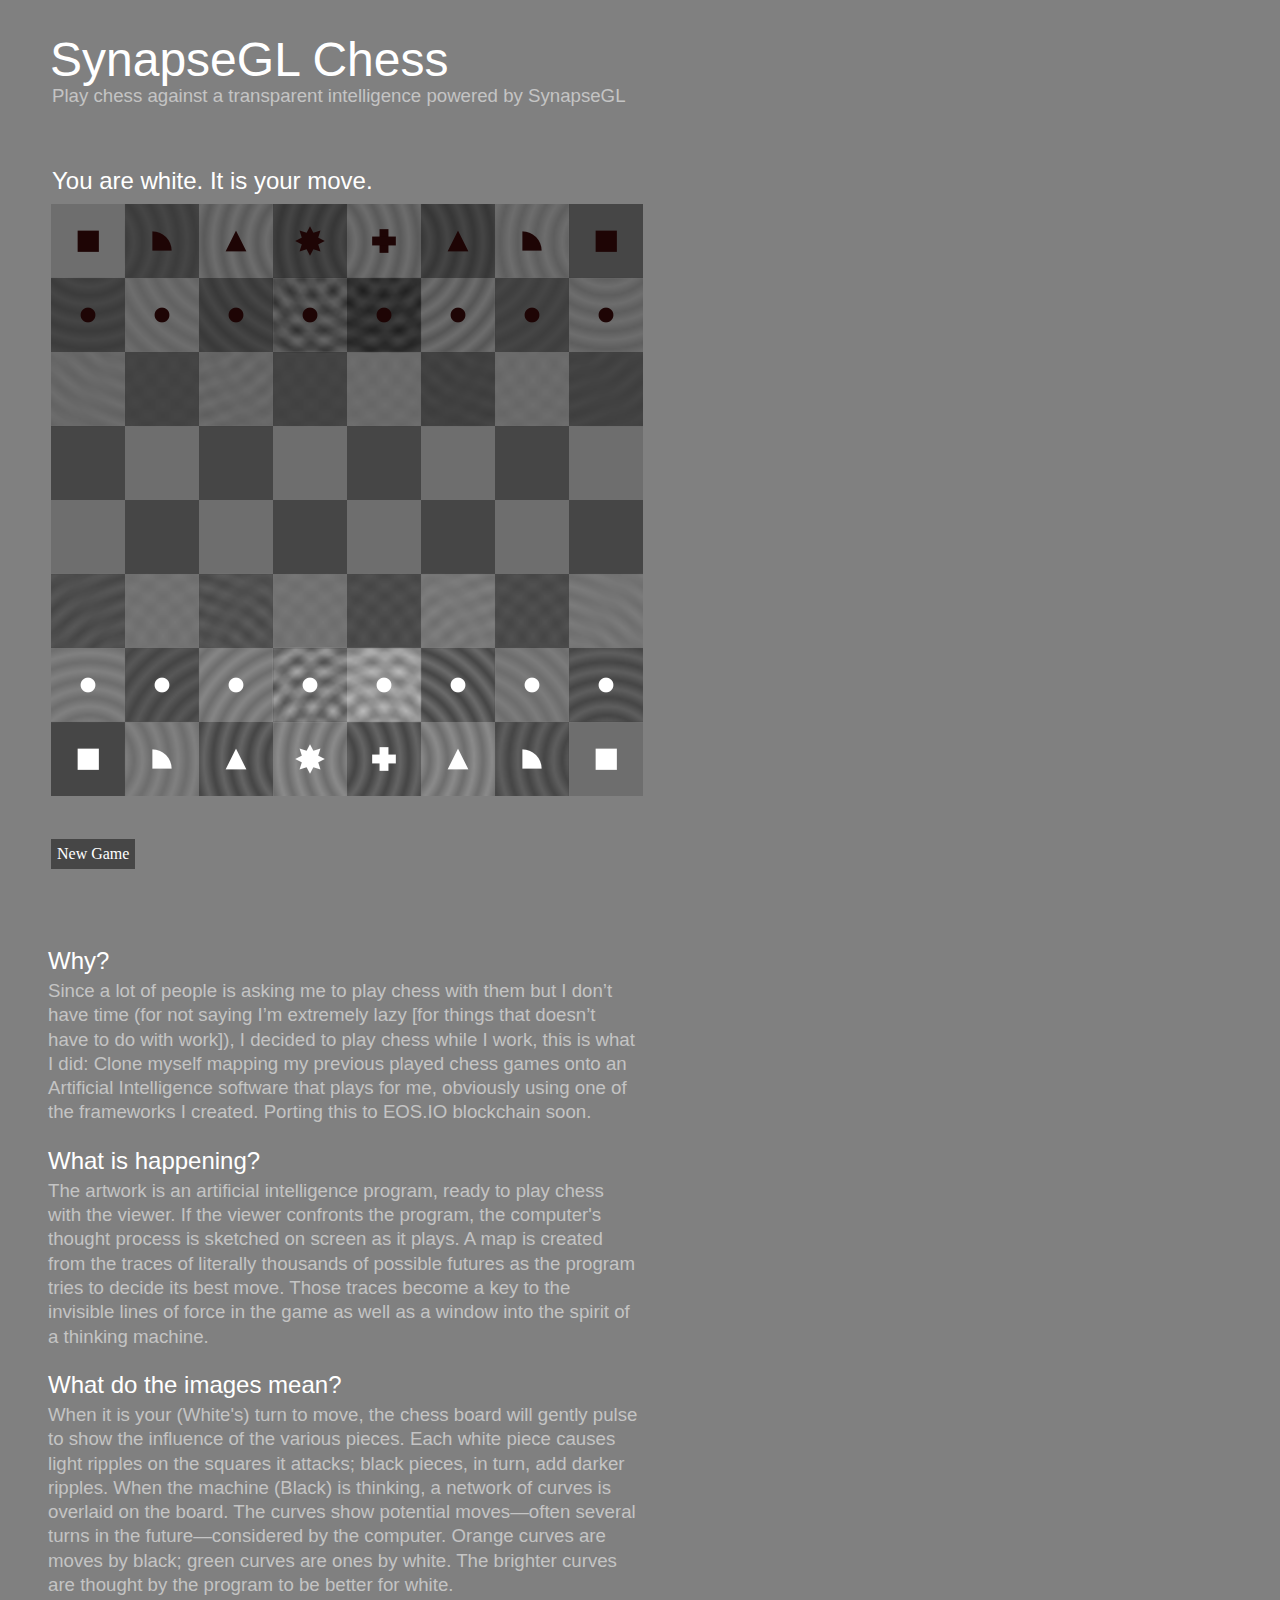
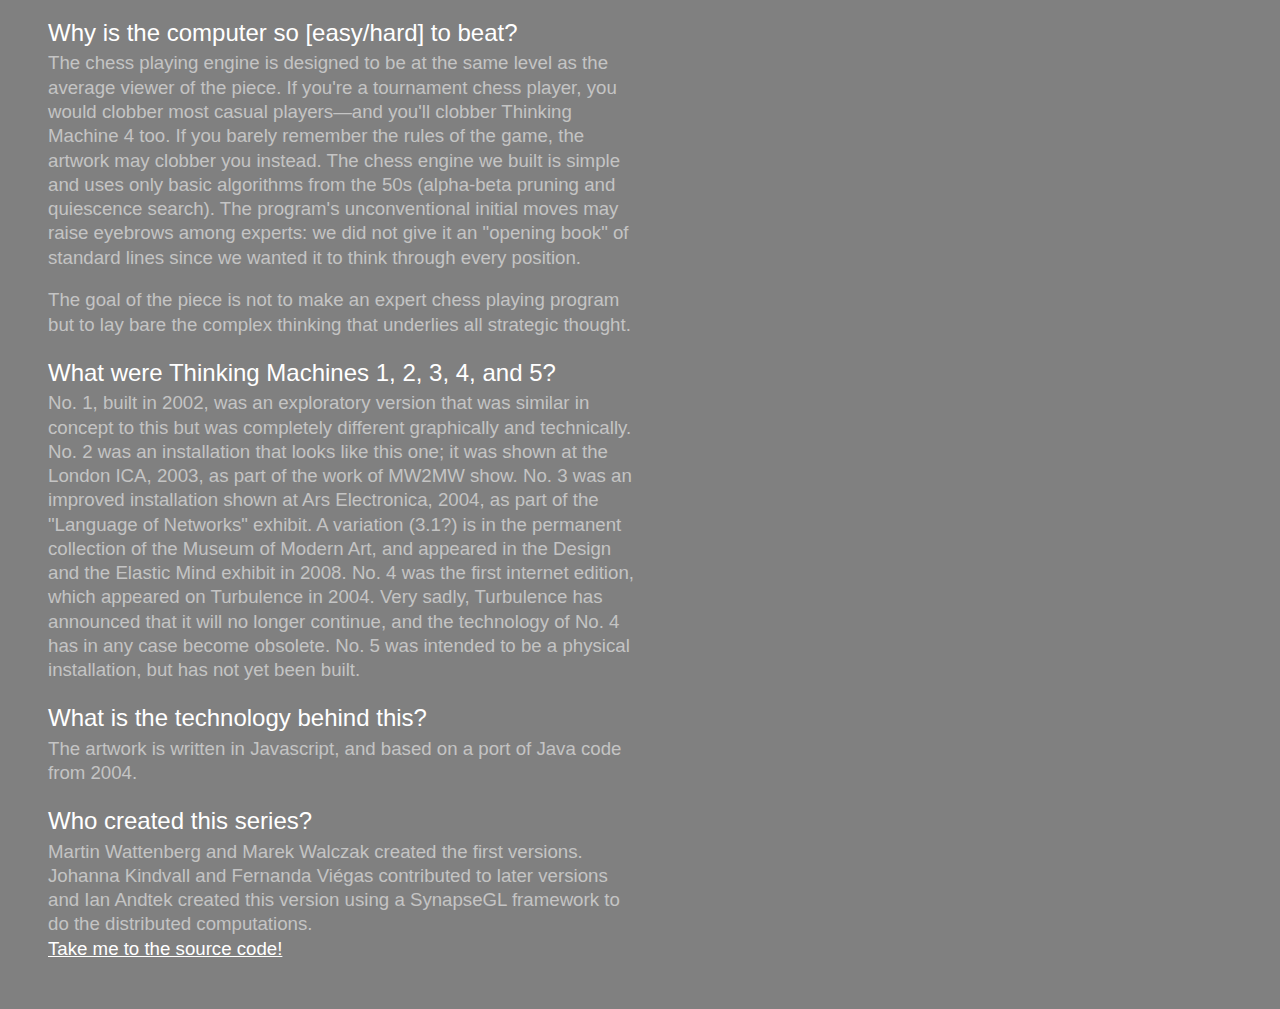
<file: index.html>
<html>
<head>
<title>SGL chess</title>
<meta name="viewport" 
content="width=device-width, initial-scale=0.5">
<link rel="shortcut icon" href="chess.png" />
<link rel="stylesheet" href="main.css">

</head>

<body onload="main()">

<div id="title">SynapseGL Chess</div>
<span id="tagline">Play chess against a transparent intelligence powered by SynapseGL</span>
<div id="game-status">
</div>

<table><tr>
	<td valign=middle>
	  <canvas id="board" width="1184" height="1184"></canvas>
	</td>
	<td valign=middle>
	  <canvas id="captured" width="600" height="200"></canvas>
	</td>
</table>
<button id="play-button">New Game</button>

<div id="explanation">
<div class="q">Why?</div>
Since a lot of people is asking me to play chess with them but I don’t have time (for not saying I’m extremely lazy [for things that doesn’t have to do with work]), I decided to play chess while I work, this is what I did:
Clone myself mapping my previous played chess games onto an Artificial Intelligence software that plays for me, obviously using one of the frameworks I created.
Porting this to EOS.IO blockchain soon.
<div class="q">What is happening?</div>
The artwork is an artificial intelligence program, 
ready to play chess with the viewer. If the viewer confronts 
the program, the computer's thought process is sketched on 
screen as it plays. A map is created from the traces of literally 
thousands of possible futures as the program tries to decide its best move. 
Those traces become a key to the invisible lines of force in the game as 
well as a window into the spirit of a thinking machine.

<p>

<div class="q">What do the images mean?</div>
When it is your (White's) turn to move, the chess board will
gently pulse to show the influence of the various pieces.
Each white piece causes light ripples on the squares it attacks;
black pieces, in turn, add darker ripples. 
When the
machine (Black) is thinking, a network of curves is overlaid on the board.
The curves show potential moves&mdash;often
several turns in the future&mdash;considered by the computer. Orange curves
are moves by black; green curves are ones by white. The brighter curves
are thought by the program to be better for white.

<p>
<div class="q">Why is the computer so [easy/hard] to beat?</div>
The chess playing engine is designed to
be at the same level as the average viewer of the piece.
If you're a tournament chess player, you would clobber most
casual players&mdash;and you'll clobber Thinking Machine 4 too. If you
barely remember the rules of the game, the artwork may clobber you
instead.
 The chess engine we built is simple and
uses only basic algorithms from the 50s (alpha-beta pruning and quiescence search).
The program's unconventional initial moves may raise eyebrows among experts:
we did not give it an "opening book" of standard lines since we wanted it
to think through every position.<p>
The goal of the piece is not to make an expert chess playing program
but to lay bare the complex
thinking that underlies all strategic thought.

<p>
<div class="q">What were Thinking Machines 1, 2, 3, 4, and 5?</div>
<b>No. 1</b>, built in 2002, was an exploratory version that was similar
in concept to this but was completely different graphically and technically. 
<b>No. 2</b> was an installation that looks like this one; it
was shown at the London ICA, 2003, as
part of the work of MW2MW show.
<b>No. 3</b> was an improved installation shown at Ars Electronica, 2004,
as part of the "Language of Networks" exhibit. A variation (3.1?) is in
the permanent collection of the Museum of Modern Art, and appeared in the
Design and the Elastic Mind exhibit in 2008. <b>No. 4</b> was the first internet edition,
which appeared on Turbulence in 2004. Very sadly, Turbulence has
announced that it will no longer continue, and the technology of No. 4
has in any case become obsolete. <b>No. 5</b> was
intended to be a physical installation, but has not yet
been built.

<p>
<div class="q">What is the technology behind this?</div>
The artwork is written in Javascript, and based on a port of Java code from 2004.

<p>
<div class="q">Who created this series?</div>
Martin Wattenberg and Marek Walczak created the first versions. Johanna Kindvall
and Fernanda Vi&eacute;gas contributed to later versions and Ian Andtek created this version using a SynapseGL framework to do the distributed computations.
<br>

<a href="https://github.com/ianandtek/synapse-andtek-empire">Take me to the source code!</a>
</div>

<script src="chess-bundle.js"></script>
<script src="app-bundle.js"></script>
<!-- For the curious: -->
<!-- See the "demo" directory for demos of individual JS files. -->

</body>
</html>
</file>
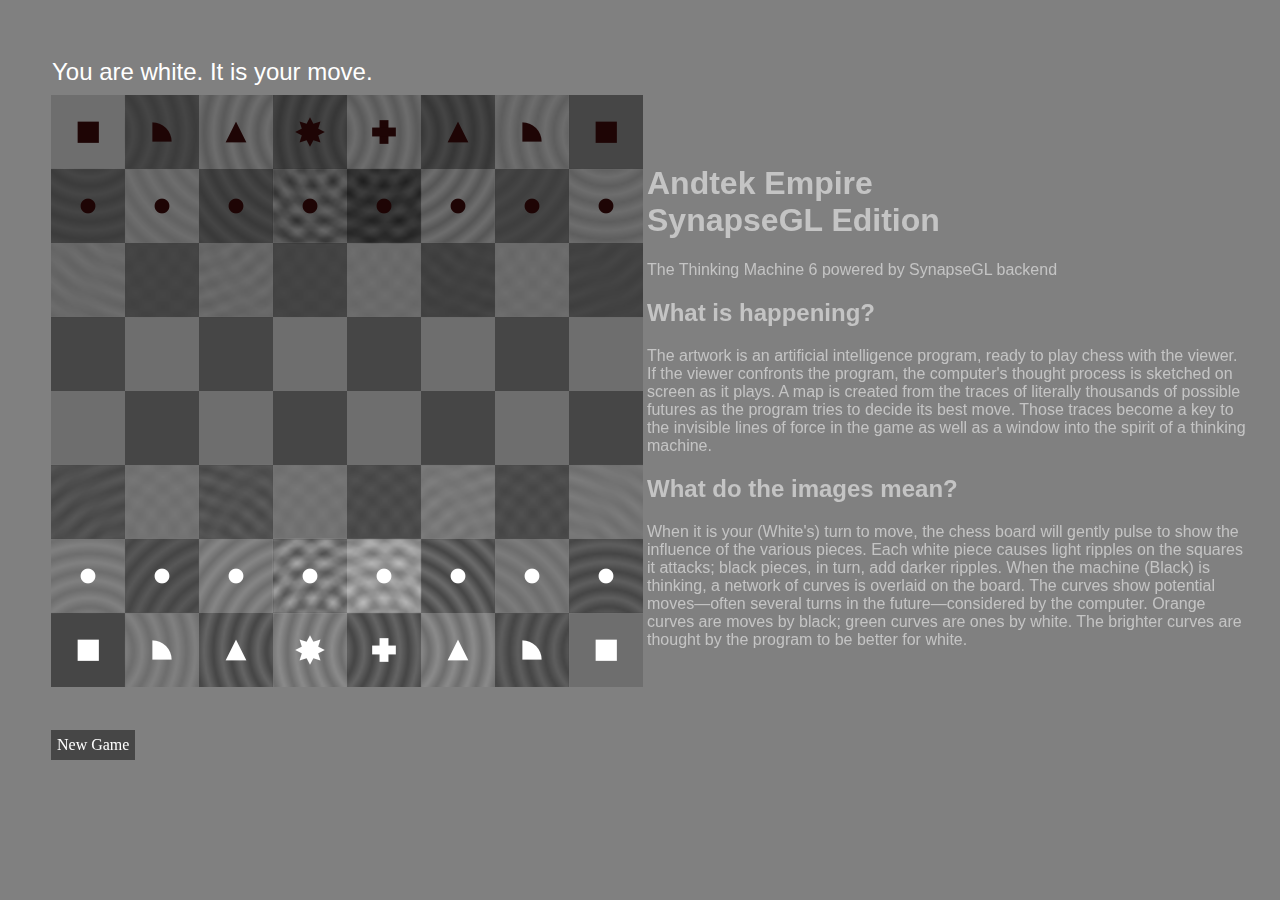
<file: embed.html>
<html>
<head>
<title>Andtek Empire - SynapseGL Edition</title>
<meta name="viewport" 
content="width=device-width, initial-scale=0.5">
<link rel="shortcut icon" href="chess.png" />
<link rel="stylesheet" href="main.css">

</head>

<body onload="main()">

<!-- <div id="title">Ian Andtek Empire - SynapseGL</div> -->
<!-- </span id="tagline">Play chess against a transparent intelligence powered by SynapseGL</span> -->
<div id="game-status">
</div>

<table><tr>
	<td valign=middle>
	  <canvas id="board" width="1184" height="1184"></canvas>
	</td>
	<td valign=middle>
	  <canvas id="captured" width="600" height="10"></canvas>
		<h1>Andtek Empire <br> SynapseGL Edition</h1>
		The Thinking Machine 6 powered by SynapseGL backend

		<h2>What is happening?</h2>
		The artwork is an artificial intelligence program, ready to play chess with the viewer. If the viewer confronts the program, the computer's thought process is sketched on screen as it plays. A map is created from the traces of literally thousands of possible futures as the program tries to decide its best move. Those traces become a key to the invisible lines of force in the game as well as a window into the spirit of a thinking machine.
		<br>
		<h2>What do the images mean?</h2>
		When it is your (White's) turn to move, the chess board will gently pulse to show the influence of the various pieces. Each white piece causes light ripples on the squares it attacks; black pieces, in turn, add darker ripples. When the machine (Black) is thinking, a network of curves is overlaid on the board. The curves show potential moves—often several turns in the future—considered by the computer. Orange curves are moves by black; green curves are ones by white. The brighter curves are thought by the program to be better for white.

	</td>
</table>
<button id="play-button">New Game</button>

<!-- <div id="explanation">

<div class="q">What is happening?</div>
The artwork is an artificial intelligence program, 
ready to play chess with the viewer. If the viewer confronts 
the program, the computer's thought process is sketched on 
screen as it plays. A map is created from the traces of literally 
thousands of possible futures as the program tries to decide its best move. 
Those traces become a key to the invisible lines of force in the game as 
well as a window into the spirit of a thinking machine.

<p>

<div class="q">What do the images mean?</div>
When it is your (White's) turn to move, the chess board will
gently pulse to show the influence of the various pieces.
Each white piece causes light ripples on the squares it attacks;
black pieces, in turn, add darker ripples. 
When the
machine (Black) is thinking, a network of curves is overlaid on the board.
The curves show potential moves&mdash;often
several turns in the future&mdash;considered by the computer. Orange curves
are moves by black; green curves are ones by white. The brighter curves
are thought by the program to be better for white.

<p>
<div class="q">Why is the computer so [easy/hard] to beat?</div>
The chess playing engine is designed to
be at the same level as the average viewer of the piece.
If you're a tournament chess player, you would clobber most
casual players&mdash;and you'll clobber Thinking Machine 4 too. If you
barely remember the rules of the game, the artwork may clobber you
instead.
 The chess engine we built is simple and
uses only basic algorithms from the 50s (alpha-beta pruning and quiescence search).
The program's unconventional initial moves may raise eyebrows among experts:
we did not give it an "opening book" of standard lines since we wanted it
to think through every position.<p>
The goal of the piece is not to make an expert chess playing program
but to lay bare the complex
thinking that underlies all strategic thought.

<p>
<div class="q">What were Thinking Machines 1, 2, 3, 4, and 5?</div>
<b>No. 1</b>, built in 2002, was an exploratory version that was similar
in concept to this but was completely different graphically and technically. 
<b>No. 2</b> was an installation that looks like this one; it
was shown at the London ICA, 2003, as
part of the work of MW2MW show.
<b>No. 3</b> was an improved installation shown at Ars Electronica, 2004,
as part of the "Language of Networks" exhibit. A variation (3.1?) is in
the permanent collection of the Museum of Modern Art, and appeared in the
Design and the Elastic Mind exhibit in 2008. <b>No. 4</b> was the first internet edition,
which appeared on Turbulence in 2004. Very sadly, Turbulence has
announced that it will no longer continue, and the technology of No. 4
has in any case become obsolete. <b>No. 5</b> was
intended to be a physical installation, but has not yet
been built.

<p>
<div class="q">What is the technology behind this?</div>
The artwork is written in Javascript, and based on a port of Java code from 2004.

<p>
<div class="q">Who created this series?</div>
Martin Wattenberg and Marek Walczak created the first versions. Johanna Kindvall
and Fernanda Vi&eacute;gas contributed to later versions and Ian Andtek created this version using a SynapseGL framework to do the distributed computations.
<br>

<a href="https://github.com/ianandtek/synapse-andtek-empire">Take me to the source code!</a>
</div> -->

<script src="src/chess-bundle.js"></script>
<script src="src/app-bundle.js"></script>
<!-- For the curious: -->
<!-- See the "demo" directory for demos of individual JS files. -->

</body>
</html>
</file>
<file: main.css>
body {
	background-color: #808080;
  color: #c4c4c4;
  font-family: "Helvetica Neue", "Segoe UI", Helvetica, Arial, sans-serif;
  font-weight: 300;
  line-height: 130%;
  font-size: 14pt;
  margin: 48px;
}

a {
	color: white;
}

#title {
	color: white;
  font-size: 36pt;
  margin-bottom: 12px;
  margin-left: 2px;
}

.q {
	font-size: 18pt;
  margin-bottom: 6px;
  margin-top: 24px;
  color: white;
}

#board {
	width: 592px;
  height: 592px;
}

#captured-pieces {
	width: 400px;
  height: 200px;
}

#explanation {
	margin-top: 80px;
	width:592px;

}

#game-status {
	margin-top: 60px;
  margin-bottom: 8px;
  font-weight: 200;
  color: white;
  font-size: 18pt;
  margin-left: 4px;
}

input:focus {
  outline:none;
}

#play-button {
	margin-left: 3px;
  margin-top: 40px;
  background-color: rgb(70,70,70);
  border: none;
  color: white;
  padding: 6px 6px;
  user-select: none;
  text-align: center;
  text-decoration: none;
  font-family: 'Helvetica Neue', 'Roboto';
  font-size: 12pt;
  box-shadow: none;
  outline: none;
}


#play-button:hover {background-color: rgb(50,50,50)}

#play-button:active {
  background-color: rgb(30,30,30);
  box-shadow: none;
  outline: none;
}

#tagline {
	margin-left: 4px;
}
</file>
